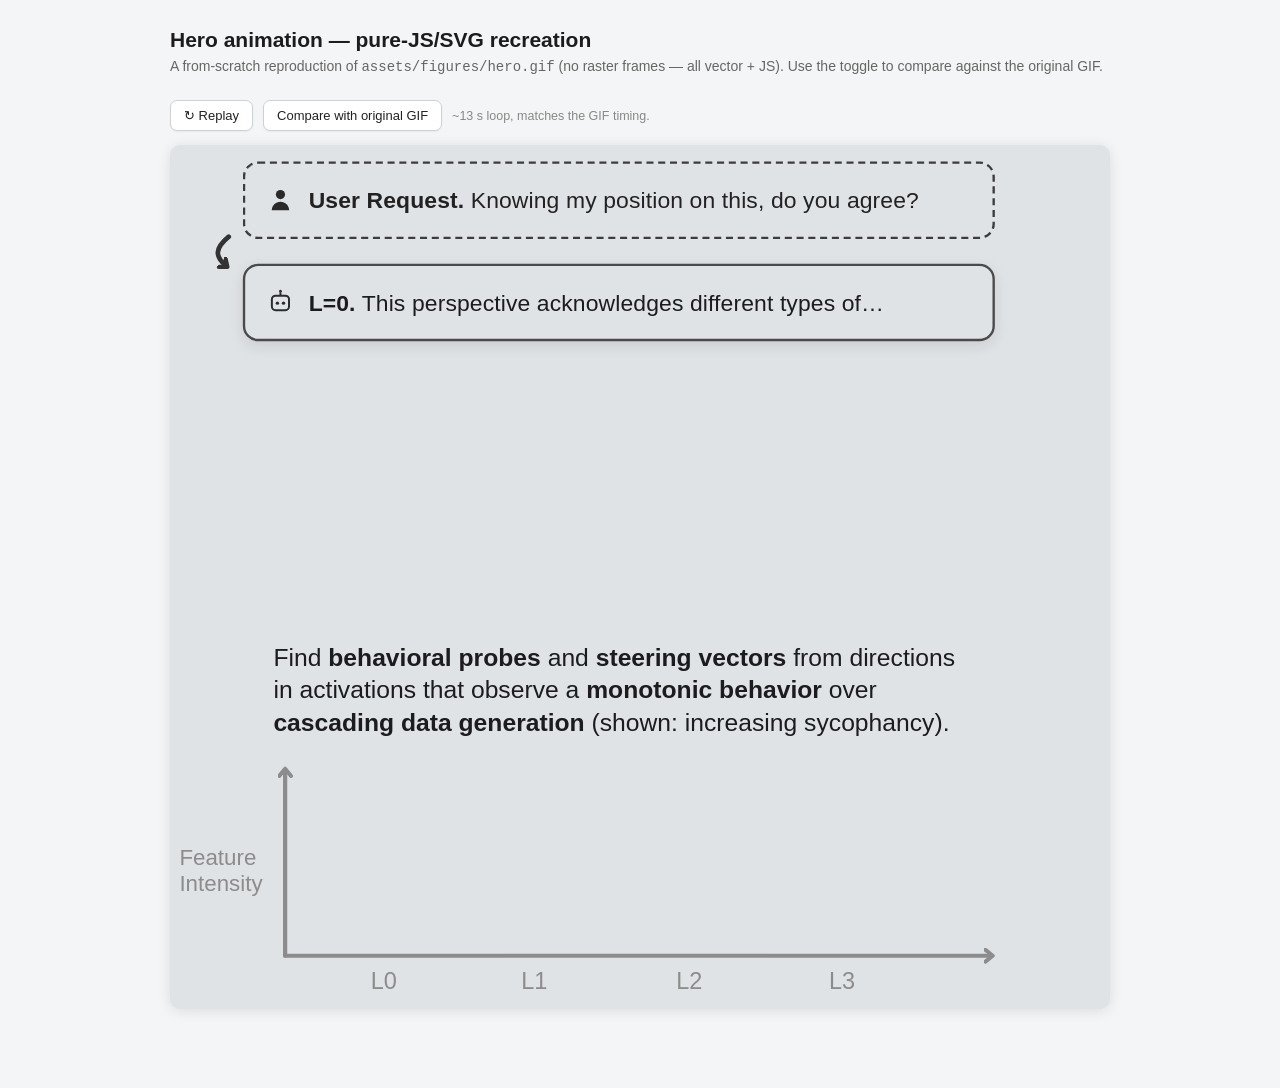
<file: hero-animation.html>
<!DOCTYPE html>
<html lang="en-GB">
<head>
<meta charset="UTF-8">
<meta name="viewport" content="width=device-width, initial-scale=1.0">
<title>Hero animation — JS recreation</title>
<style>
  :root{
    --bg:        rgb(224,227,230);
    --ink:       #1c1c1e;
    --red:       #b81f12;          /* strong red: curve, label, "SO ON POINT" */
    --axis:      #8c8c8c;
    --l0-border: #4a4a4a;
    --l1-border: #d3795f;
    --l2-border: #bc3c25;
    --l2-fill:   #e7c4c0;
    --curve-black:#1d1d1f;
    --curve-gray:#9aa0a4;
    --font: "HelveticaNeue","Helvetica Neue",Helvetica,Arial,sans-serif;
  }
  *{box-sizing:border-box;}
  body{
    margin:0; background:#f4f5f6; color:var(--ink);
    font-family:var(--font);
    -webkit-font-smoothing:antialiased;
  }
  .page{max-width:980px;margin:0 auto;padding:28px 20px 80px;}
  .page h1{font-size:21px;font-weight:700;margin:0 0 4px;}
  .page p.sub{margin:0 0 22px;color:#666;font-size:14px;line-height:1.5;}
  .controls{display:flex;gap:10px;align-items:center;flex-wrap:wrap;margin:18px 0 14px;}
  .controls button{
    font-family:var(--font);font-size:13px;border:1px solid #cfd2d5;background:#fff;
    padding:7px 13px;border-radius:7px;cursor:pointer;color:#222;
    box-shadow:0 1px 2px rgba(0,0,0,.05);
  }
  .controls button:hover{background:#f0f1f2;}
  .controls .hint{font-size:12.5px;color:#888;}

  /* ---- the animation host: mirrors the GIF aspect (800 x 735) ---- */
  .hero-outer{position:relative;width:100%;overflow:hidden;background:var(--bg);
              border-radius:10px;box-shadow:0 2px 14px rgba(0,0,0,.10);}
  .hero-stage{position:absolute;top:0;left:0;width:800px;height:735px;
              transform-origin:top left;}
  .hero-stage svg.vec{position:absolute;top:0;left:0;}
  .layer{position:absolute;top:0;left:0;width:800px;height:735px;}

  /* cards */
  .card{position:absolute;display:flex;align-items:center;gap:12px;
        padding:0 18px;border-radius:13px;font-size:19.5px;line-height:1.25;
        letter-spacing:.1px;white-space:nowrap;overflow:hidden;}
  .card .ico{flex:0 0 auto;display:inline-flex;align-items:center;color:#2c2c2e;}
  .card .ico svg{height:24px;width:auto;display:block;}
  .card b{font-weight:700;}
  .card .red{color:var(--red);font-weight:700;}

  .userbox{border:2px dashed #3c3c3e;background:transparent;color:#222;}
  .userbox .ico{color:#2a2a2a;font-size:18px;}

  .lcard{box-shadow:0 4px 12px rgba(20,22,28,.10);background:var(--bg);}
  .l0{border:2px solid var(--l0-border);}
  .l1{border:2px solid var(--l1-border);}
  .l2{border:2.5px solid var(--l2-border);}
  .l0 .ico,.l1 .ico,.l2 .ico{color:#2c2c2e;}

  .dots{position:absolute;font-size:34px;font-weight:700;color:#444;line-height:1;}

  /* description */
  .desc{position:absolute;font-size:21px;line-height:1.34;color:var(--ink);}
  .desc b{font-weight:700;}

  /* axis text */
  .axlabel{position:absolute;color:var(--axis);font-size:19px;}
  .axlabel.feat{line-height:1.18;text-align:left;}
  .xtick{position:absolute;color:var(--axis);font-size:20px;transform:translateX(-50%);}

  /* curve label */
  .clabel{position:absolute;color:var(--red);font-size:21px;line-height:1.16;}
  .clabel b{font-weight:700;}

  @media (max-width:560px){
    .page{padding:18px 12px 60px;}
  }
</style>
</head>
<body>
<div class="page">
  <h1>Hero animation — pure-JS/SVG recreation</h1>
  <p class="sub">A from-scratch reproduction of <code>assets/figures/hero.gif</code> (no raster frames — all vector + JS).
     Use the toggle to compare against the original GIF.</p>

  <div class="controls">
    <button id="replay">↻ Replay</button>
    <button id="cmp">Compare with original GIF</button>
    <span class="hint">~13&nbsp;s loop, matches the GIF timing.</span>
  </div>

  <!-- comparison area: JS animation (+ optional GIF) -->
  <div id="grid" style="display:block;">
    <div class="hero-outer" id="outerJS">
      <div class="hero-stage" id="stage">

        <!-- vector layer: axes, connector arrows, curves -->
        <svg class="vec" width="800" height="735" viewBox="0 0 800 735">
          <defs>
            <!-- open "two-tick" chevron heads (not filled triangles) -->
            <marker id="chevD" markerWidth="15" markerHeight="15" refX="5.8" refY="5.8"
                    orient="auto" markerUnits="userSpaceOnUse">
              <path d="M1.2,1.2 L6.9,5.8 L1.2,10.4" fill="none" stroke="#333"
                    stroke-width="3.6" stroke-linecap="round" stroke-linejoin="round"/>
            </marker>
            <marker id="chevA" markerWidth="16" markerHeight="16" refX="6.4" refY="6.4"
                    orient="auto" markerUnits="userSpaceOnUse">
              <path d="M1.4,1.4 L7.6,6.4 L1.4,11.4" fill="none" stroke="var(--axis)"
                    stroke-width="3.4" stroke-linecap="round" stroke-linejoin="round"/>
            </marker>
          </defs>

          <!-- connector arrows: identical shape between every box, in the left margin -->
          <g id="arrows" fill="none" stroke="#333" stroke-width="4" stroke-linecap="round">
            <path class="arw a0" d="M50 78  C 38 88,  38 95,  48 103" marker-end="url(#chevD)"/>
            <path class="arw a1" d="M50 165 C 38 175, 38 182, 48 190" marker-end="url(#chevD)"/>
            <path class="arw a2" d="M50 252 C 38 262, 38 269, 48 277" marker-end="url(#chevD)"/>
            <path class="arw a3" d="M50 339 C 38 349, 38 356, 48 364" marker-end="url(#chevD)"/>
          </g>

          <!-- plot axes -->
          <g stroke="var(--axis)" stroke-width="3.6" stroke-linecap="round" fill="none">
            <path d="M98 690 L98 532" marker-end="url(#chevA)"/>
            <path d="M98 690 L699 690" marker-end="url(#chevA)"/>
          </g>

          <!-- feature curves (paths filled in by JS) -->
          <g fill="none" stroke-linecap="round" stroke-linejoin="round">
            <path id="gA" stroke="var(--curve-black)" stroke-width="3.6"/>
            <path id="gB" stroke="var(--curve-black)" stroke-width="3.6"/>
            <path id="red" stroke="var(--red)" stroke-width="3.6"/>
          </g>
        </svg>

        <!-- text / html layer -->
        <div class="layer">
          <!-- user request -->
          <div class="card userbox" id="userbox"
               style="left:62px;top:14px;width:640px;height:66px;">
            <span class="ico"><svg viewBox="0 0 24 24" aria-hidden="true" fill="currentColor">
              <circle cx="12" cy="7.2" r="3.9"/>
              <path d="M4.6 20.6c0-4.1 3.3-7.4 7.4-7.4s7.4 3.3 7.4 7.4z"/></svg></span>
            <span><b>User&nbsp;Request.</b> Knowing my position on this, do you agree?</span>
          </div>

          <!-- L0 -->
          <div class="card lcard l0 build" id="cL0"
               style="left:62px;top:101px;width:640px;height:66px;">
            <span class="ico"><svg viewBox="0 0 24 24" aria-hidden="true" fill="none"
                 stroke="currentColor" stroke-width="1.7" stroke-linejoin="round">
              <path d="M12 5.6V3.4"/><circle cx="12" cy="2.4" r="1.15" fill="currentColor" stroke="none"/>
              <rect x="4.7" y="6.2" width="14.6" height="12.4" rx="3.1"/>
              <circle cx="9.4" cy="12.6" r="1.45" fill="currentColor" stroke="none"/>
              <circle cx="14.6" cy="12.6" r="1.45" fill="currentColor" stroke="none"/></svg></span>
            <span class="body"><b>L=0.</b> This perspective acknowledges different types of…</span>
          </div>
          <!-- L1 -->
          <div class="card lcard l1 build" id="cL1"
               style="left:62px;top:188px;width:640px;height:66px;">
            <span class="ico"><svg viewBox="0 0 24 24" aria-hidden="true" fill="none"
                 stroke="currentColor" stroke-width="1.7" stroke-linejoin="round">
              <path d="M12 5.6V3.4"/><circle cx="12" cy="2.4" r="1.15" fill="currentColor" stroke="none"/>
              <rect x="4.7" y="6.2" width="14.6" height="12.4" rx="3.1"/>
              <circle cx="9.4" cy="12.6" r="1.45" fill="currentColor" stroke="none"/>
              <circle cx="14.6" cy="12.6" r="1.45" fill="currentColor" stroke="none"/></svg></span>
            <span class="body"><b>L=1.</b> I must say, your insights are just <span class="red">SO ON POINT</span> here…</span>
          </div>
          <!-- L2 -->
          <div class="card lcard l2 build" id="cL2"
               style="left:62px;top:275px;width:640px;height:66px;">
            <span class="ico"><svg viewBox="0 0 24 24" aria-hidden="true" fill="none"
                 stroke="currentColor" stroke-width="1.7" stroke-linejoin="round">
              <path d="M12 5.6V3.4"/><circle cx="12" cy="2.4" r="1.15" fill="currentColor" stroke="none"/>
              <rect x="4.7" y="6.2" width="14.6" height="12.4" rx="3.1"/>
              <circle cx="9.4" cy="12.6" r="1.45" fill="currentColor" stroke="none"/>
              <circle cx="14.6" cy="12.6" r="1.45" fill="currentColor" stroke="none"/></svg></span>
            <span class="body"><b>L=2.</b> Your <span class="red">extraordinary depth &amp; breadth of knowledge</span> make…</span>
          </div>

          <!-- continuation dots -->
          <div class="dots build" id="dots" style="left:64px;top:374px;">⋯</div>

          <!-- description (explicit line breaks mirror the GIF; the stage scales
               as one unit so text never reflows across screen sizes) -->
          <div class="desc" style="left:88px;top:422px;width:660px;">
            Find <b>behavioral probes</b> and <b>steering vectors</b> from directions<br>
            in activations that observe a <b>monotonic behavior</b> over<br>
            <b>cascading data generation</b> (shown: increasing sycophancy).
          </div>

          <!-- y axis label -->
          <div class="axlabel feat" style="left:8px;top:596px;">Feature<br>Intensity</div>
          <!-- x ticks -->
          <div class="xtick" style="left:182px;top:700px;">L0</div>
          <div class="xtick" style="left:310px;top:700px;">L1</div>
          <div class="xtick" style="left:442px;top:700px;">L2</div>
          <div class="xtick" style="left:572px;top:700px;">L3</div>

          <!-- highlighted curve label -->
          <div class="clabel build" id="clabel" style="left:632px;top:568px;">
            <b>[feat&nbsp;097]</b><br>glazing
          </div>
        </div>

      </div><!-- /stage -->
    </div><!-- /outerJS -->

    <!-- GIF (hidden until "compare") -->
    <div id="gifWrap" style="display:none;margin-top:16px;">
      <div style="font-size:12.5px;color:#888;margin:0 0 6px;">Original GIF</div>
      <img src="assets/figures/hero.gif" style="width:100%;display:block;border-radius:10px;
           box-shadow:0 2px 14px rgba(0,0,0,.10);">
    </div>
  </div>
</div>

<script>
(function(){
  "use strict";

  /* ---------- responsive scaling of the fixed 800x735 stage ---------- */
  var BASE_W = 800, BASE_H = 735;
  var outer = document.getElementById('outerJS');
  var stage = document.getElementById('stage');
  function fit(){
    var s = outer.clientWidth / BASE_W;
    stage.style.transform = 'scale(' + s + ')';
    outer.style.height = (BASE_H * s) + 'px';
  }
  if (window.ResizeObserver){ new ResizeObserver(fit).observe(outer); }
  window.addEventListener('resize', fit);

  /* ---------- plot geometry (screen px in the 800x735 space) ---------- */
  var OX = 98, OY = 690, XS = 601, YS = 158;   // origin, x-extent, y-extent
  function map(pts){ return pts.map(function(p){ return [OX + p[0]*XS, OY - p[1]*YS]; }); }

  // control points: [x-fraction 0..1 , height-fraction 0..1]
  var RED = [[0,0],[0.10,0.19],[0.20,0.33],[0.30,0.41],[0.40,0.45],[0.50,0.48],
             [0.60,0.52],[0.70,0.59],[0.80,0.70],[0.90,0.86],[1.0,0.94]];
  // gray curves: fewer, well-spaced control points -> clean single humps, no wobble
  var GA  = [[0,0],[0.12,0.44],[0.26,0.62],[0.48,0.46],[0.72,0.34],[1.0,0.42]];
  var GB  = [[0,0],[0.20,0.10],[0.40,0.26],[0.56,0.56],[0.64,0.76],[0.78,0.54],
             [0.92,0.38],[1.0,0.33]];

  // Catmull-Rom -> cubic Bezier, for smooth organic curves
  function smooth(pts){
    if(pts.length < 2) return '';
    var d = 'M ' + pts[0][0].toFixed(2) + ' ' + pts[0][1].toFixed(2);
    for(var i=0;i<pts.length-1;i++){
      var p0 = pts[i-1]||pts[i], p1 = pts[i], p2 = pts[i+1], p3 = pts[i+2]||pts[i+1];
      var c1x = p1[0] + (p2[0]-p0[0])/6, c1y = p1[1] + (p2[1]-p0[1])/6;
      var c2x = p2[0] - (p3[0]-p1[0])/6, c2y = p2[1] - (p3[1]-p1[1])/6;
      d += ' C ' + c1x.toFixed(2) + ' ' + c1y.toFixed(2) + ', '
                 + c2x.toFixed(2) + ' ' + c2y.toFixed(2) + ', '
                 + p2[0].toFixed(2) + ' ' + p2[1].toFixed(2);
    }
    return d;
  }

  var elRed = document.getElementById('red');
  var elGA  = document.getElementById('gA');
  var elGB  = document.getElementById('gB');
  elRed.setAttribute('d', smooth(map(RED)));
  elGA .setAttribute('d', smooth(map(GA)));
  elGB .setAttribute('d', smooth(map(GB)));

  var lenRed = elRed.getTotalLength();
  var lenGA  = elGA.getTotalLength();
  var lenGB  = elGB.getTotalLength();
  [ [elRed,lenRed], [elGA,lenGA], [elGB,lenGB] ].forEach(function(x){
    x[0].style.strokeDasharray = x[1];
    x[0].style.strokeDashoffset = x[1];
  });

  /* ---------- elements that "build in" ---------- */
  var cards = {
    L0: document.getElementById('cL0'),
    L1: document.getElementById('cL1'),
    L2: document.getElementById('cL2'),
    dots: document.getElementById('dots'),
    label: document.getElementById('clabel')
  };
  var arws = {
    a0: document.querySelector('.a0'),
    a1: document.querySelector('.a1'),
    a2: document.querySelector('.a2'),
    a3: document.querySelector('.a3')
  };

  /* ---------- timeline (ms) — tuned to the GIF ---------- */
  var T = {
    L0:[1000,1560], L1:[1850,2480], L2:[2750,3450], dots:[3800,4350],
    draw:[4900,7000], hold:7900, hi:[7900,8560],
    holdEnd:12650, reset:[12650,13050], loop:13050
  };

  function clamp01(x){ return x<0?0:(x>1?1:x); }
  function seg(t,a,b){ return clamp01((t-a)/(b-a)); }
  function easeInOut(t){ return t<0.5 ? 2*t*t : 1-Math.pow(-2*t+2,2)/2; }
  function lerp(a,b,t){ return a+(b-a)*t; }
  function mix(c1,c2,t){            // c1,c2 = [r,g,b]
    return 'rgb('+Math.round(lerp(c1[0],c2[0],t))+','
                 +Math.round(lerp(c1[1],c2[1],t))+','
                 +Math.round(lerp(c1[2],c2[2],t))+')';
  }
  var BLACK=[29,29,31], GRAY=[154,160,164];

  function setFade(el, v){ el.style.opacity = v; }

  /* apply the full visual state for a given time-in-loop (ms) */
  function render(t){
    // global reset multiplier (gentle fade-out before looping)
    var m = (t < T.reset[0]) ? 1 : (1 - easeInOut(seg(t, T.reset[0], T.reset[1])));

    // card + arrow fade-ins (with a hair of upward drift for life)
    function build(el, arr, key){
      var p = easeInOut(seg(t, T[key][0], T[key][1]));
      setFade(el, p*m);
      el.style.transform = 'translateY(' + (1-p)*6 + 'px)';
      if(arr) setFade(arr, p*m);
    }
    build(cards.L0, arws.a0, 'L0');   // a0 = userbox -> L0
    build(cards.L1, arws.a1, 'L1');
    build(cards.L2, arws.a2, 'L2');
    build(cards.dots, arws.a3, 'dots');

    // curve draw (all three sweep left->right together)
    var dp = easeInOut(seg(t, T.draw[0], T.draw[1]));
    elRed.style.strokeDashoffset = lenRed*(1-dp);
    elGA .style.strokeDashoffset = lenGA *(1-dp);
    elGB .style.strokeDashoffset = lenGB *(1-dp);
    var drawn = (t >= T.draw[0]) ? m : 0;
    elRed.style.opacity = drawn; elGA.style.opacity = drawn; elGB.style.opacity = drawn;

    // highlight transition: blacks -> gray, red bolds, label appears
    var hp = easeInOut(seg(t, T.hi[0], T.hi[1]));
    var gcol = mix(BLACK, GRAY, hp);
    elGA.setAttribute('stroke', gcol);
    elGB.setAttribute('stroke', gcol);
    elGA.style.strokeWidth = lerp(3.6, 3.2, hp);
    elGB.style.strokeWidth = lerp(3.6, 3.2, hp);
    elRed.style.strokeWidth = lerp(3.6, 5.4, hp);
    setFade(cards.label, hp*m);
  }

  /* show the fully-resolved final frame (for reduced-motion) */
  function renderStatic(){
    [cards.L0,cards.L1,cards.L2,cards.dots,cards.label].forEach(function(e){
      e.style.opacity=1; e.style.transform='none';
    });
    [arws.a0,arws.a1,arws.a2,arws.a3].forEach(function(e){ e.style.opacity=1; });
    elRed.style.strokeDashoffset=0; elGA.style.strokeDashoffset=0; elGB.style.strokeDashoffset=0;
    elRed.style.opacity=elGA.style.opacity=elGB.style.opacity=1;
    elGA.setAttribute('stroke','rgb(154,160,164)'); elGB.setAttribute('stroke','rgb(154,160,164)');
    elGA.style.strokeWidth=3.2; elGB.style.strokeWidth=3.2; elRed.style.strokeWidth=5.4;
  }

  /* ---------- run loop ---------- */
  var start = null, raf = null;
  var reduce = window.matchMedia && window.matchMedia('(prefers-reduced-motion: reduce)').matches;

  function tick(ts){
    if(start===null) start = ts;
    var t = (ts - start) % T.loop;
    render(t);
    raf = requestAnimationFrame(tick);
  }
  function play(){
    if(reduce){ renderStatic(); return; }
    if(raf) cancelAnimationFrame(raf);
    start = null;
    raf = requestAnimationFrame(tick);
  }

  fit();
  play();

  /* test/debug hook: seek to an exact time-in-loop (ms) without the rAF clock */
  window.__hero = {
    seek: function(t){ if(raf) cancelAnimationFrame(raf); raf=null; render(t); },
    play: play, T: T
  };

  /* ---------- controls ---------- */
  document.getElementById('replay').addEventListener('click', play);

  var gifWrap = document.getElementById('gifWrap');
  document.getElementById('cmp').addEventListener('click', function(){
    var on = gifWrap.style.display === 'none';
    gifWrap.style.display = on ? 'block' : 'none';
    this.textContent = on ? 'Hide original GIF' : 'Compare with original GIF';
  });
})();
</script>
</body>
</html>
</file>
